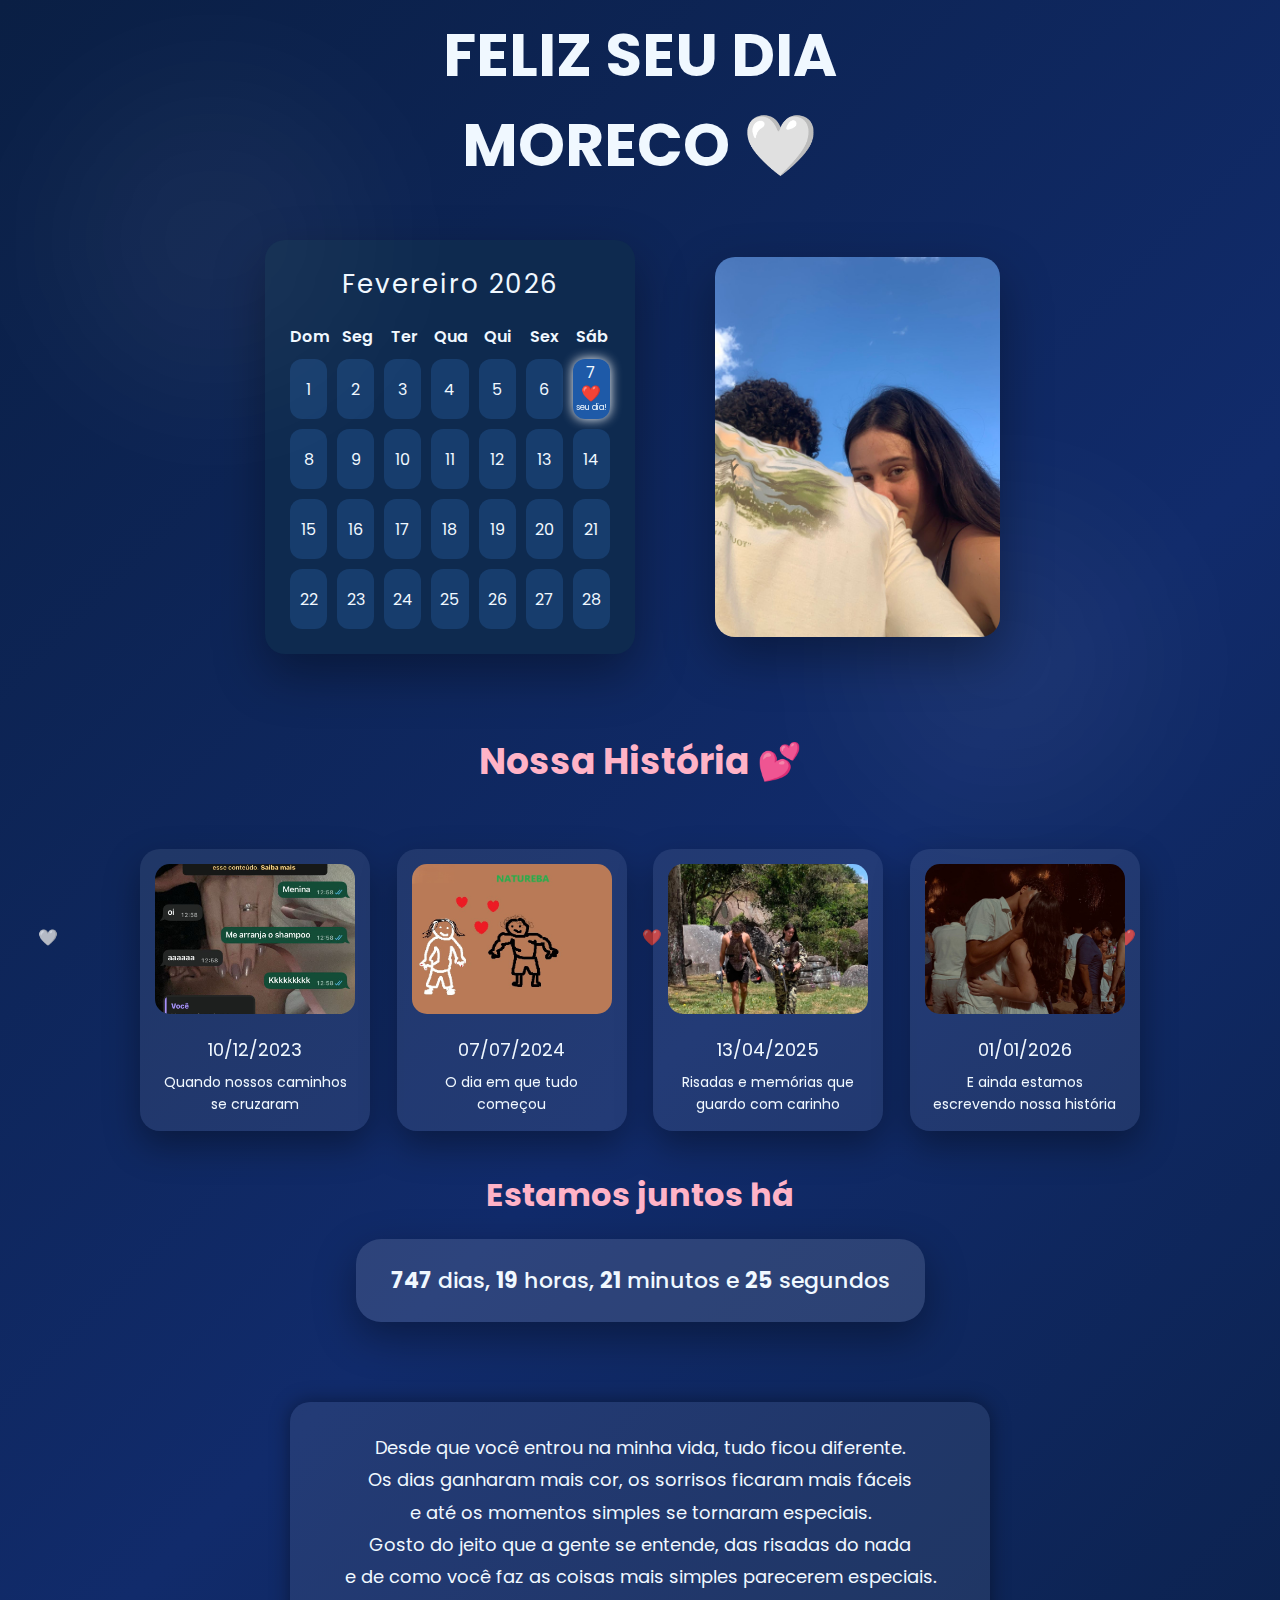
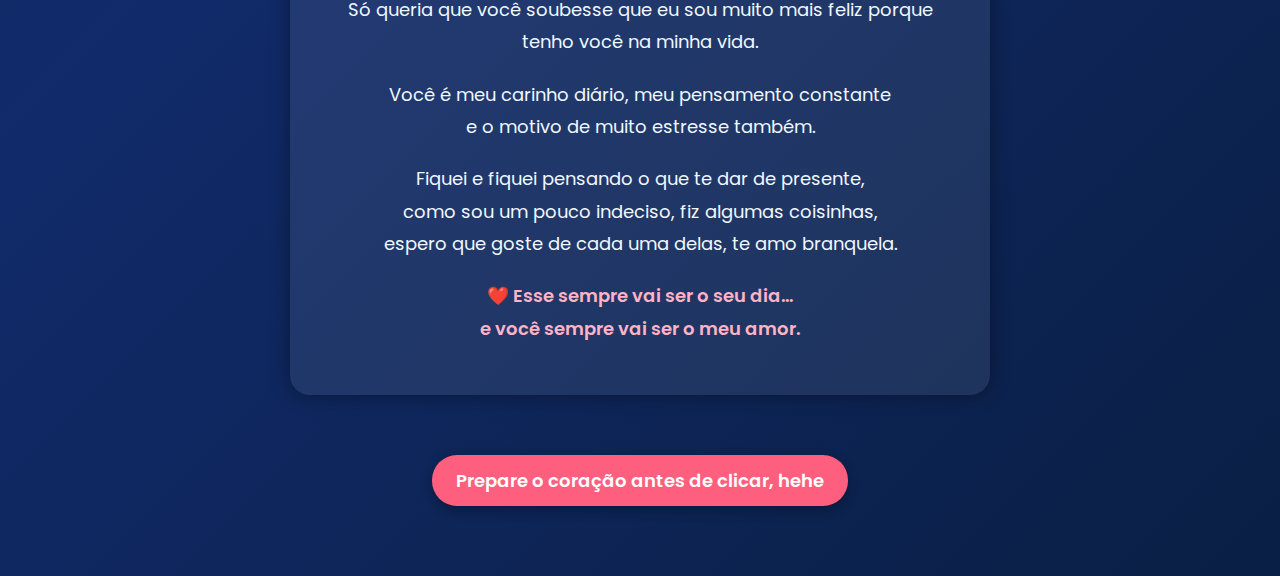
<file: index.html>
<!DOCTYPE html>
<html lang="pt">
<head>
    <meta charset="UTF-8">
    <meta name="viewport" content="width=device-width, initial-scale=1.0">
    <title>Feliz seu dia 🤍</title>

    <link rel="stylesheet" href="style.css">
    <link href="https://fonts.googleapis.com/css2?family=Poppins:wght@400;600&display=swap" rel="stylesheet">
</head>

<body>
<audio id="musica" loop>
    <source src="musica/musica.mp3" type="audio/mpeg">
</audio>


    <!-- BLOBS DE FUNDO -->
    <div class="blob blob1"></div>
    <div class="blob blob2"></div>

    <!-- TÍTULO -->
    <div class="titulo1">
        <h1>FELIZ SEU DIA<br>MORECO 🤍</h1>
    </div>

    <!-- CONTEÚDO PRINCIPAL -->
    <div class="conteudo-principal">

        <!-- CALENDÁRIO -->
        <div class="calendario-container">
            <div class="calendario">

                <div class="mes">Fevereiro 2026</div>

                <div class="dias-semana">
                    <div>Dom</div>
                    <div>Seg</div>
                    <div>Ter</div>
                    <div>Qua</div>
                    <div>Qui</div>
                    <div>Sex</div>
                    <div>Sáb</div>
                </div>

                <div class="dias">
                    <div class="dia">1</div>
                    <div class="dia">2</div>
                    <div class="dia">3</div>
                    <div class="dia">4</div>
                    <div class="dia">5</div>
                    <div class="dia">6</div>

                    <div class="dia especial">
                        <div>7</div>
                        <div class="coracao">❤️</div>
                        <div class="texto">seu dia!</div>
                    </div>

                    <div class="dia">8</div>
                    <div class="dia">9</div>
                    <div class="dia">10</div>
                    <div class="dia">11</div>
                    <div class="dia">12</div>
                    <div class="dia">13</div>
                    <div class="dia">14</div>

                    <div class="dia">15</div>
                    <div class="dia">16</div>
                    <div class="dia">17</div>
                    <div class="dia">18</div>
                    <div class="dia">19</div>
                    <div class="dia">20</div>
                    <div class="dia">21</div>

                    <div class="dia">22</div>
                    <div class="dia">23</div>
                    <div class="dia">24</div>
                    <div class="dia">25</div>
                    <div class="dia">26</div>
                    <div class="dia">27</div>
                    <div class="dia">28</div>
                </div>

            </div>
        </div>

        <!-- SLIDER -->
        <div class="slider-container">
            <div class="slider">
                <img src="img/foto1.jpg" alt="fotos-nossas" class="slide ativo">
                <img src="img/foto2.jpg" alt="fotos-nossas"class="slide">
                <img src="img/foto3.jpg" alt="fotos-nossas"class="slide">
                <img src="img/foto4.jpg" alt="fotos-nossas"class="slide">
                <img src="img/foto5.jpg" alt="fotos-nossas"class="slide">
                <img src="img/foto6.jpg" alt="fotos-nossas"class="slide">
                <img src="img/foto7.jpg" alt="fotos-nossas"class="slide">
                <img src="img/foto8.jpg" alt="fotos-nossas"class="slide">
                <img src="img/foto9.jpg" alt="fotos-nossas"class="slide">
                <img src="img/foto10.jpg" alt="fotos-nossas"class="slide">
                <img src="img/foto11.jpg" alt="fotos-nossas"class="slide">
                <img src="img/foto12.jpg" alt="fotos-nossas"class="slide">
                <img src="img/foto13.jpg" alt="fotos-nossas"class="slide">
                <img src="img/foto14.jpg" alt="fotos-nossas"class="slide">
                <img src="img/foto15.jpg" alt="fotos-nossas"class="slide">
                <img src="img/foto16.jpg" alt="fotos-nossas"class="slide">
                <img src="img/foto17.jpg" alt="fotos-nossas"class="slide">
                <img src="img/foto18.jpg" alt="fotos-nossas"class="slide">
            </div>
        </div>

    </div>

   <section class="timeline">
    <h2>Nossa História 💕</h2>

    <div class="linha">

        <div class="evento">
            <img src="img/linha_do_tempo_01.jpeg" alt="Nos conhecemos">
            <span class="data">10/12/2023</span>
            <p>Quando nossos caminhos se cruzaram</p>
        </div>

        <div class="evento">
            <img src="img/linha_do_tempo_02.jpeg" alt="Início do namoro">
            <span class="data">07/07/2024</span>
            <p>O dia em que tudo começou</p>
        </div>

        <div class="evento">
            <img src="img/linha_do_tempo_05.jpeg" alt="Momentos especiais">
            <span class="data">13/04/2025</span>
            <p>Risadas e memórias que guardo com carinho</p>
        </div>

        <div class="evento">
            <img src="img/linha_do_tempo_04.jpeg" alt="Hoje">
            <span class="data">01/01/2026</span>
            <p>E ainda estamos escrevendo nossa história</p>
        </div>
    </div>
<section class="contador">
    <h2>Estamos juntos há </h2>
    <div id="tempoJuntos">calculando...</div>
</section>


    
</section>


    <!-- DECLARAÇÃO -->
    <div class="declaracao">
        <p>
            Desde que você entrou na minha vida, tudo ficou diferente.<br>
            Os dias ganharam mais cor, os sorrisos ficaram mais fáceis<br>
            e até os momentos simples se tornaram especiais.<br>
            Gosto do jeito que a gente se entende, das risadas do nada <br>
            e de como você faz as coisas mais simples parecerem especiais.<br>
            Só queria que você soubesse que eu sou muito mais feliz porque tenho você na minha vida.
        </p>

        <p>
            Você é meu carinho diário, meu pensamento constante<br>
            e o motivo de muito estresse também.
        </p>

        <p>
            Fiquei e fiquei pensando o que te dar de presente,<br>
            como sou um pouco indeciso, fiz algumas coisinhas,<br>
            espero que goste de cada uma delas, te amo branquela.
        </p>

        <p class="assinatura">
            ❤️ Esse sempre vai ser o seu dia…<br>
            e você sempre vai ser o meu amor.
        </p>
    </div>
    <div class="botao-container">
   <a href="pagina2.html" class="botao" onclick="iniciarMusica()"> Prepare o coração antes de clicar, hehe</a>    
</div>


    <!-- CORAÇÕES -->
    <div class="coracoes">
        <span>❤️</span>
        <span>🤍</span>
        <span>❤️</span>
        <span>🤍</span>
        <span>❤️</span>
        <span>🤍</span>
        <span>❤️</span>
    </div>

<!-- MODAL DE IMAGEM FULLSCREEN -->
<div id="modalImagem" class="modal-imagem">
    <span class="fechar">&times;</span>
    <img id="imagemModal">
</div>

   <script src="script.js"></script>

<script>
const musica = document.getElementById("musica");
musica.volume = 0.4;

function iniciarMusica() {
    musica.play().catch(() => {});
    document.removeEventListener("click", iniciarMusica);
    document.removeEventListener("touchstart", iniciarMusica);
}

document.addEventListener("click", iniciarMusica);
document.addEventListener("touchstart", iniciarMusica);
</script>
</body>

</html>
</file>
<file: style.css>
* {
    margin: 0;
    padding: 0;
    box-sizing: border-box;
}

body {
    background: linear-gradient(135deg, #0a1f44, #112b6b, #0a1f44);
    color: aliceblue;
    font-family: 'Poppins', sans-serif;
    min-height: 100vh;
    overflow-x: hidden;
}

/* FUNDO DA SEGUNDA PÁGINA */
.pagina2 {
min-height: 100vh;
  display: flex;
  flex-wrap: wrap;
  justify-content: center;
  align-items: center;
  gap: 20px;
  padding: 40px;
  background-color: #081735;
  /* Padrão de pontinhos sutis */
  background-image: radial-gradient(#061d4d69 2px, transparent 2px);
  background-size: 30px 30px;
}


/* ================= TÍTULO ================= */

.titulo1 h1 {
    height: 200px;
    display: flex;
    justify-content: center;
    align-items: center;
    text-align: center;
    font-size: 60px;
}

/* ================= CONTEÚDO ================= */

.conteudo-principal {
    display: flex;
    justify-content: center;
    align-items: center; /* 🔥 alinhamento perfeito */
    gap: 80px;
    margin-top: 40px;
}

/* ================= CALENDÁRIO ================= */

.calendario-container {
    display: flex;
    align-items: center;
}

.calendario {
    width: 370px;
    background-color: #0e2a4f;
    padding: 25px;
    border-radius: 20px;
    box-shadow: 0 20px 50px rgba(0,0,0,0.35);
    animation: flutuar 4s ease-in-out infinite;
}

.mes {
    text-align: center;
    font-size: 26px;
    margin-bottom: 20px;
    letter-spacing: 2px;
}

.dias-semana,
.dias {
    display: grid;
    grid-template-columns: repeat(7, 1fr);
    gap: 10px;
    text-align: center;
}

.dias-semana {
    font-weight: 600;
    margin-bottom: 10px;
}

.dia {
    background-color: #173d6d;
    border-radius: 12px;
    height: 60px;
    display: flex;
    flex-direction: column;
    justify-content: center;
    align-items: center;
    transition: all 0.3s ease;
}

.dia:hover {
    background-color: #2a6edb;
    transform: scale(1.08);
    box-shadow: 0 0 12px rgba(255,255,255,0.4);
}

.especial {
    background-color: #1e5aa8;
    box-shadow: 0 0 12px #ffffff;
}
.coracao {
    margin-top: -4px; 
}

.dia.especial:hover {
    background-color: #ff5f7e;
    transform: scale(1.15);
    box-shadow: 0 0 18px #ff5f7e;
}

.texto {
    font-size: 8px;
    position: relative;
    top: -4px;
}

/* ================= SLIDER ================= */

.slider-container {
    display: flex;
    align-items: center;
}

.slider {
    width: 95%;
    max-width: 340px;
    height: auto;
    position: relative;
    overflow: hidden;
    border-radius: 20px;
    box-shadow: 0 20px 50px rgba(0,0,0,0.35);
}

.slide {
    width: 100%;
    height: auto;
    max-height: 400px;
    object-fit: cover;
    display: none;
}

.slide.ativo {
    display: block;
}

/* ================= LINHA DO TEMPO COM FOTOS ================= */

.timeline {
    max-width: 1000px;
    margin: 80px auto;
    text-align: center;
}

.timeline h2 {
    font-size: 36px;
    margin-bottom: 60px;
    color: #ffb3c7;
}

.linha {
    display: flex;
    justify-content: space-between;
    position: relative;
    gap: 20px;
}


.evento {
    width: 23%;
    background: rgba(255,255,255,0.08);
    padding: 15px;
    border-radius: 20px;
    box-shadow: 0 15px 35px rgba(0,0,0,0.35);
    z-index: 1;
    transition: transform 0.3s ease;
}

.evento:hover {
    transform: translateY(-10px);
}

.evento img {
    width: 100%;
    height: 150px;
    object-fit: cover;
    border-radius: 15px;
    margin-bottom: 15px;
}

.evento .data {
    display: block;
    font-size: 18px;
    margin-bottom: 8px;
}

.evento p {
    font-size: 14px;
    line-height: 1.6;
}


/* ================= CONTADOR ================= */

.contador {
    max-width: 900px;
    margin: 40px auto 80px; /* menos espaço acima, mais abaixo */
    text-align: center;
}

.contador h2 {
    font-size: 32px;
    margin-bottom: 20px;
    color: #ffb3c7;
    display: block;
    width: 100%;
    margin-top: 40px;
}

#tempoJuntos {
    display: inline-block;
    background: rgba(255,255,255,0.12);
    padding: 25px 35px;
    border-radius: 25px;
    font-size: 22px;
    font-weight: 500;
    box-shadow: 0 15px 40px rgba(0,0,0,0.35);
}



/* ================= DECLARAÇÃO ================= */

.declaracao {
    max-width: 700px;
    margin: 60px auto;
    padding: 30px;
    text-align: center;
    background: rgba(255,255,255,0.08);
    border-radius: 20px;
    box-shadow: 0 0 20px rgba(0,0,0,0.4);
}

.declaracao p {
    font-size: 18px;
    line-height: 1.8;
    margin-bottom: 20px;
}

.assinatura {
    font-size: 20px;
    font-weight: 600;
    color: #ffb3c7;
}

/* ================= CORAÇÕES ================= */

.coracoes {
    position: fixed;
    inset: 0;
    pointer-events: none;
    z-index: 0;
}

.coracoes span {
    position: absolute;
    bottom: -50px;
    animation: subir 8s linear infinite;
    opacity: 0.8;
}

/* ================= ANIMAÇÕES ================= */

@keyframes subir {
    to {
        transform: translateY(-120vh);
        opacity: 0;
    }
}

@keyframes flutuar {
    0%, 100% { transform: translateY(0); }
    50% { transform: translateY(-8px); }
}

/* ================= BLOBS ================= */

.blob {
    position: fixed;
    width: 300px;
    height: 300px;
    background: rgba(255,255,255,0.05);
    border-radius: 50%;
    filter: blur(80px);
}

.blob1 {
    top: 10%;
    left: 5%;
}

.blob2 {
    bottom: 10%;
    right: 10%;
}


.botao-container {
    margin-top: 30px;
    text-align: center;
}

.botao {
    display: inline-block;
    padding: 12px 24px;
    background-color: #ff5f7e;
    color: white;
    font-size: 18px;
    font-weight: 600;
    text-decoration: none;
    border-radius: 25px;
    box-shadow: 0 4px 12px rgba(0,0,0,0.3);
    transition: all 0.3s ease;
}

.botao:hover {
    background-color: #ffb3c7;
    color: #0a1f44;
    transform: scale(1.05);
}



.botao-container {
    text-align: center;
    margin-top: 40px;
    margin-bottom: 70px;
}

.botao-romantico {
    display: inline-block;
    padding: 14px 28px;
    background: linear-gradient(135deg, #ff4d6d, #ff758f);
    color: white;
    text-decoration: none;
    font-size: 16px;
    font-weight: 600;
    border-radius: 40px;
    box-shadow: 0 10px 25px rgba(255, 77, 109, 0.4);
    transition: transform 0.3s ease, box-shadow 0.3s ease;
    margin-bottom: 50px;
}

.botao-romantico:hover {
    transform: translateY(-3px);
    box-shadow: 0 15px 35px rgba(255, 77, 109, 0.6);
}




.galeria-animada {
    display: flex;
    justify-content: center;
    gap: 25px;
    margin-top: 50px;
    flex-wrap: wrap;
    
}

.foto-animada {
    margin-top: 70px;
    width: 720px;
    border-radius: 20px;
    opacity: 0;
    transform: scale(0.2) rotate(0deg);
    animation: girarCrescer 1.6s ease-out forwards;
    
  
}

/* atraso para cada foto */
.foto-animada:nth-child(1) {
    animation-delay: 0.2s;
}

.foto-animada:nth-child(2) {
    animation-delay: 0.6s;
}

.foto-animada:nth-child(3) {
    animation-delay: 1s;
}

@keyframes girarCrescer {
    0% {
        opacity: 0;
        transform: scale(0.2) rotate(0deg);
    }
    100% {
        opacity: 1;
        transform: scale(1) rotate(360deg);
    }
}

#fogosCanvas {
    position: fixed;
    top: 0;
    left: 0;
    width: 100%;
    height: 100%;
    pointer-events: none;
    z-index: 2;
}

/* ================= MODAL IMAGEM FULLSCREEN ================= */

.modal-imagem {
    position: fixed;
    inset: 0;
    background: rgba(0, 0, 0, 0.85);
    display: flex;
    justify-content: center;
    align-items: center;
    opacity: 0;
    pointer-events: none;
    transition: opacity 0.4s ease;
    z-index: 9999;
}

.modal-imagem.ativo {
    opacity: 1;
    pointer-events: all;
}

.modal-imagem img {
    max-width: 90%;
    max-height: 85%;
    border-radius: 20px;
    box-shadow: 0 0 40px rgba(255, 179, 199, 0.4);
    animation: zoomImagem 0.4s ease;
}

@keyframes zoomImagem {
    from {
        transform: scale(0.7);
        opacity: 0;
    }
    to {
        transform: scale(1);
        opacity: 1;
    }
}

.modal-imagem .fechar {
    position: absolute;
    top: 25px;
    right: 35px;
    font-size: 40px;
    color: white;
    cursor: pointer;
    user-select: none;
}

/* ================= MOBILE ================= */
@media (max-width: 768px) {
    .conteudo-principal {
        flex-direction: column;
        gap: 40px;
        margin-top: 20px;
    }

    .titulo1 h1 {
        font-size: 32px;
        padding: 20px 10px;
        line-height: 1.2;
    }

    .calendario, .slider {
        width: 95%;
        max-width: 340px;
        height: auto;
    }

    .slider-container {
        width: 95%; 
        max-width: 340px; 
        height: 420px; /* mantém altura fixa */
    }

    .slide {
        width: 100%;
        height: auto;
        max-height: 400px;
        object-fit: cover;
    }

    .declaracao {
        width: 95%;
        padding: 20px;
        margin: 30px auto;
    }

    .declaracao p {
        font-size: 16px;
        line-height: 1.6;
    }

    .assinatura {
        font-size: 18px;
    }

    .blob {
        width: 180px;
        height: 180px;
        filter: blur(50px);
    }
    .galeria-animada .foto-animada {
        width: 380px;
    }
        .linha {
        flex-direction: column;
        gap: 40px;
    }

    .linha::before {
        display: none;
    }

    .evento {
        width: 100%;
    }

    .evento img {
        height: 200px;
    }
       #tempoJuntos {
        font-size: 18px;
        padding: 20px;
    }
}
</file>
